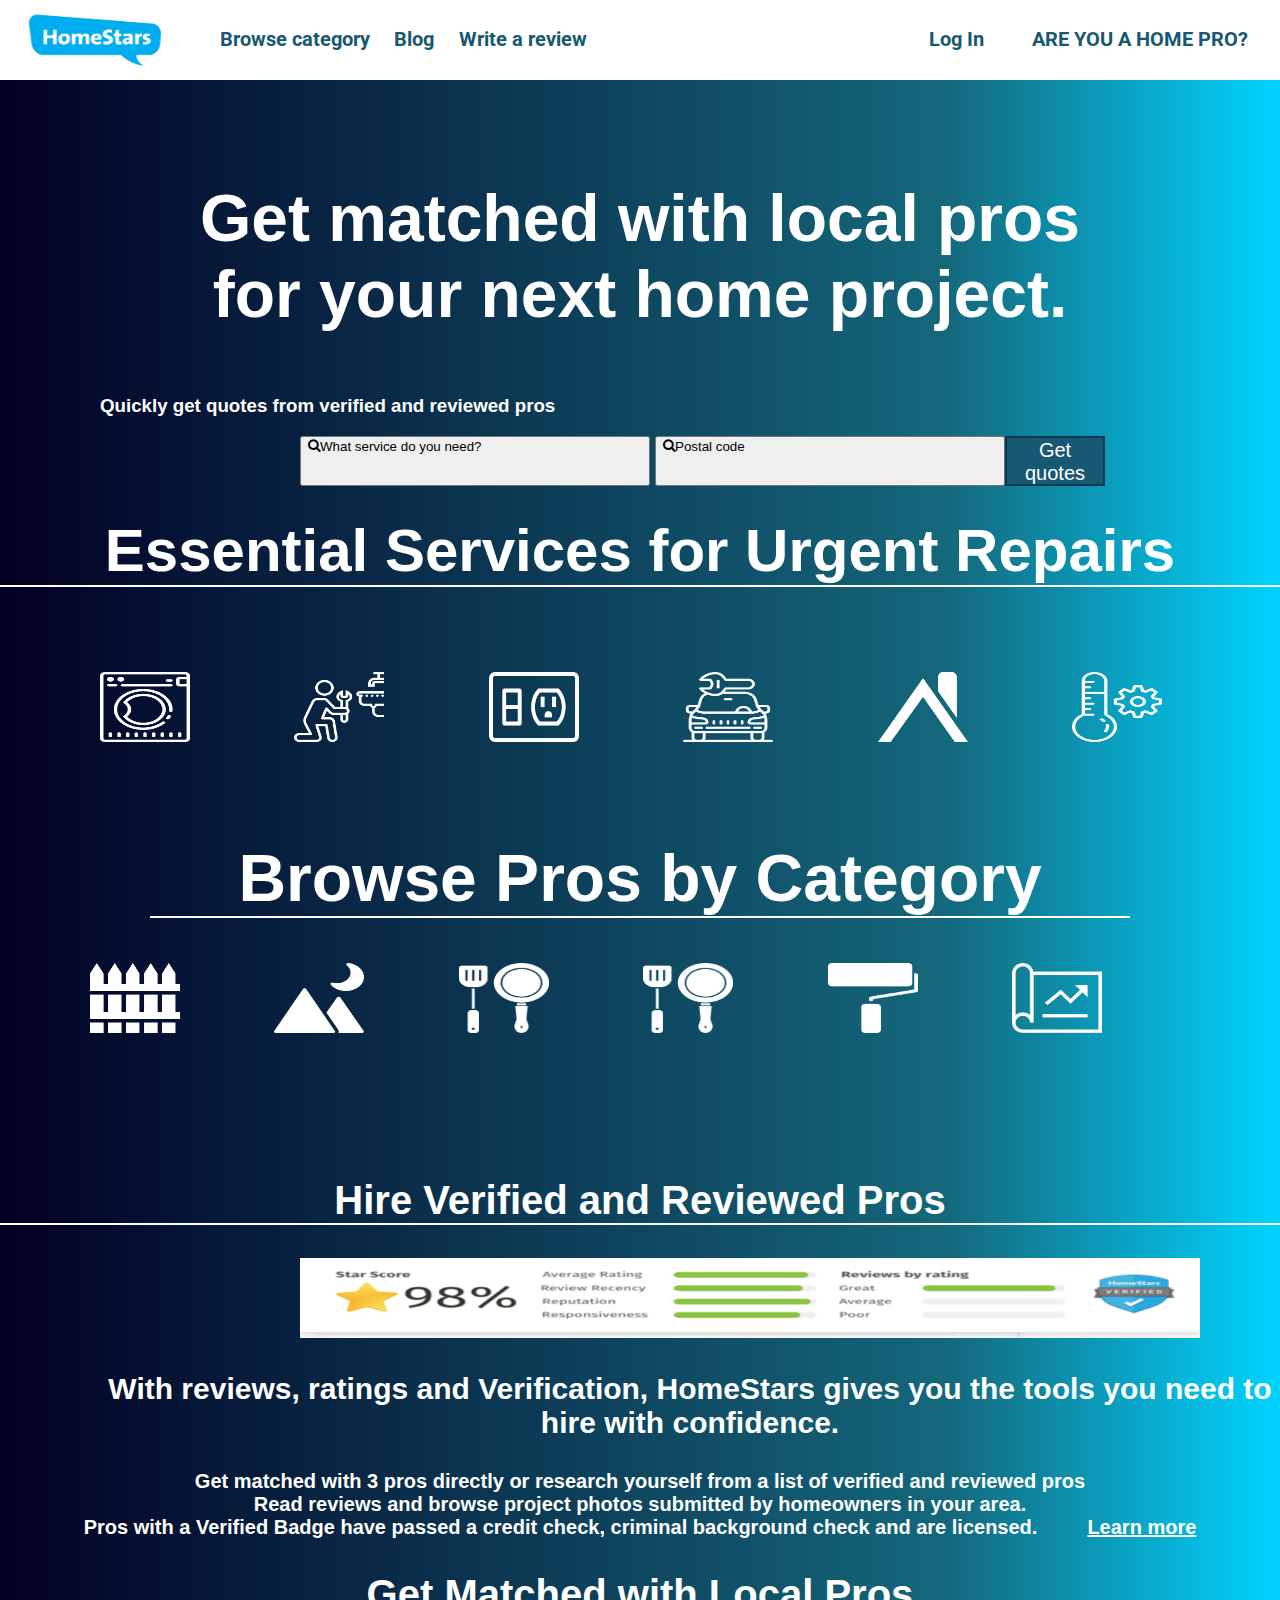
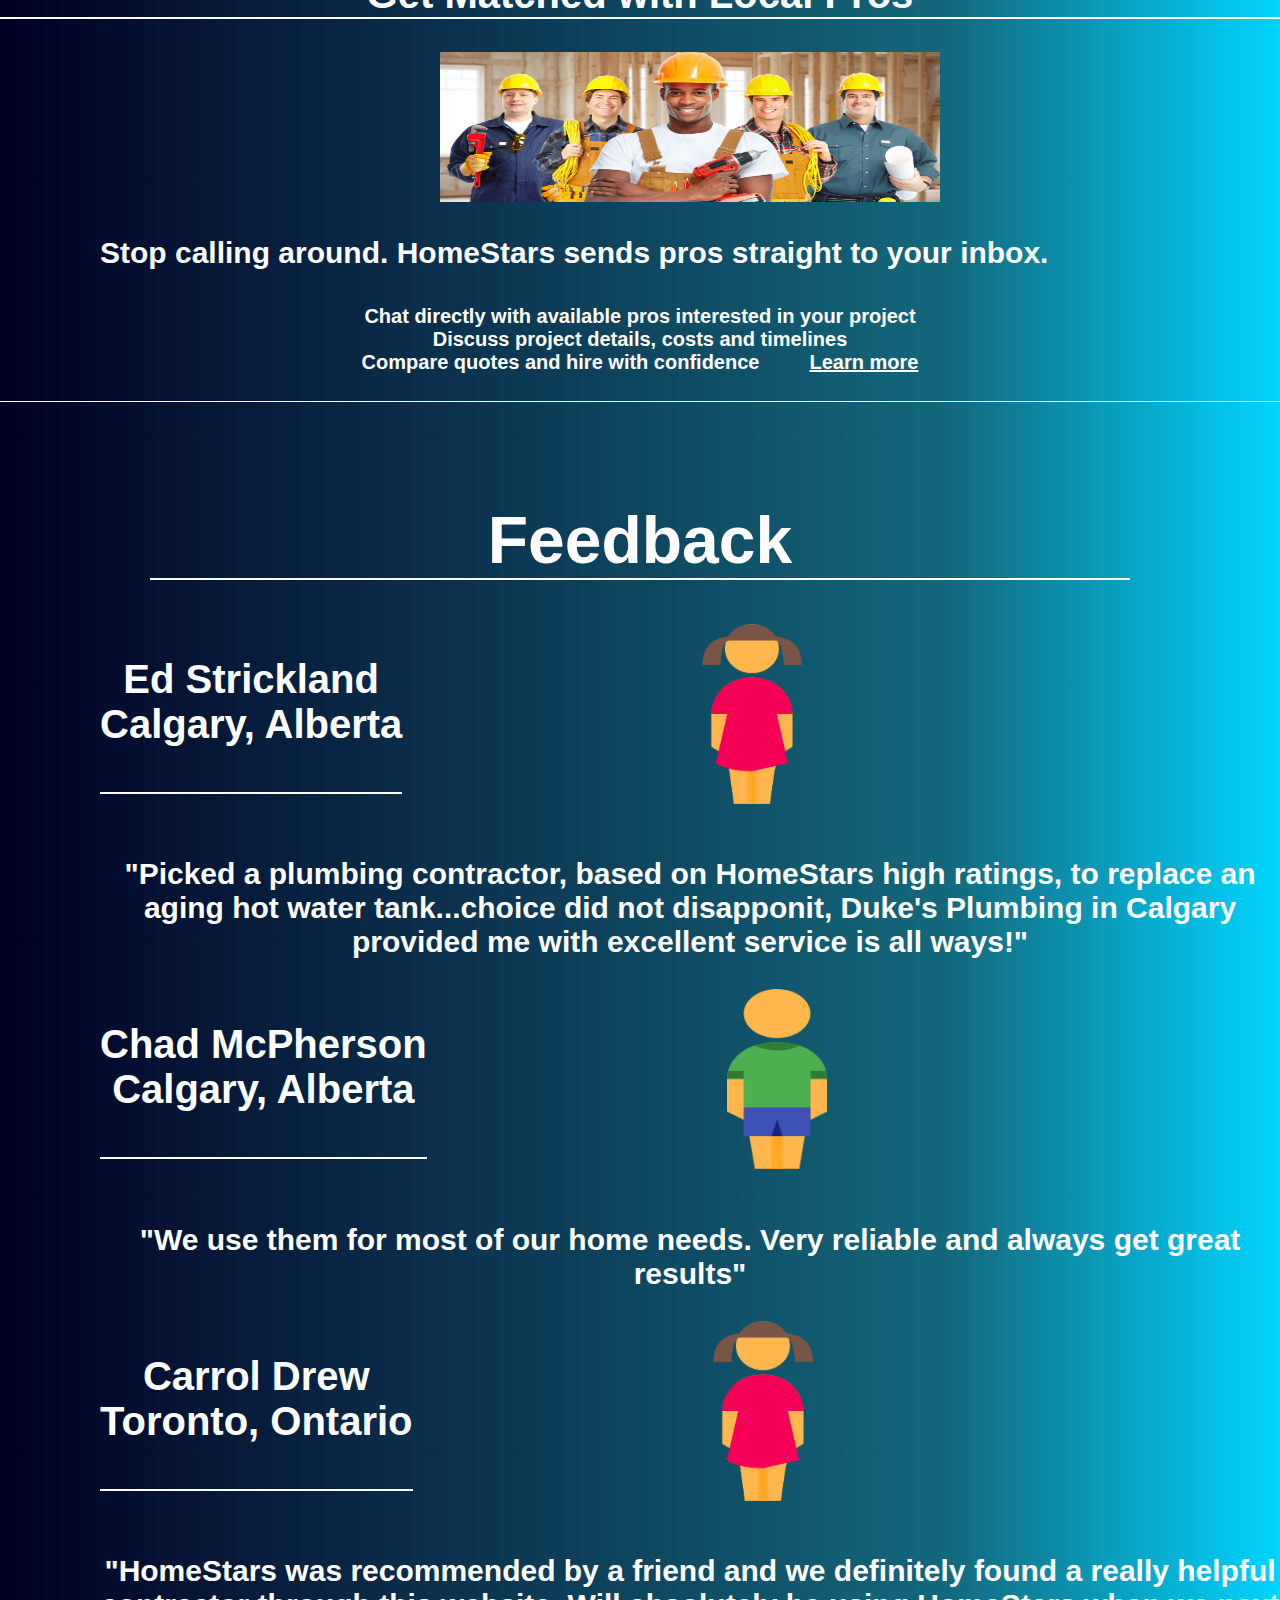
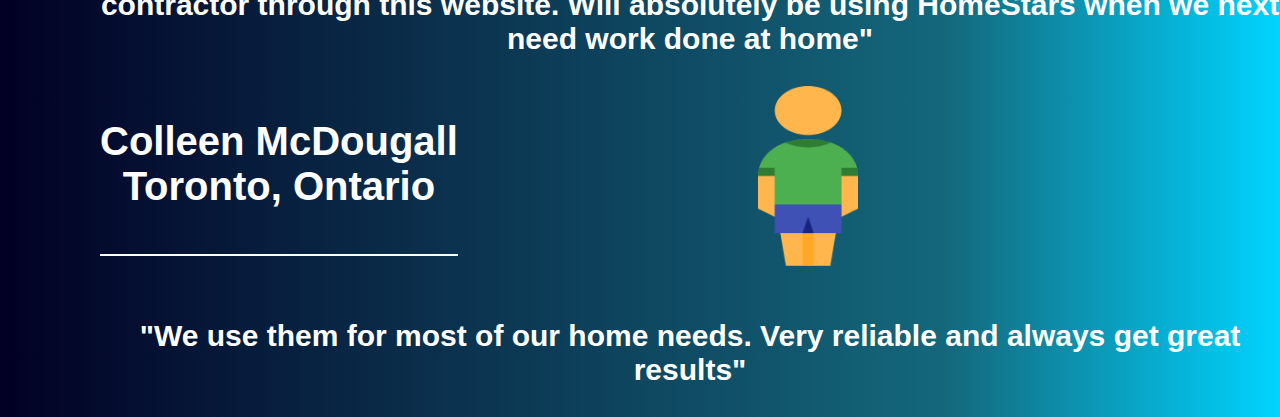
<file: Screens/Index.html>
<!DOCTYPE html>
<html>
    <head>
        <meta charset="UTF-8">
        <link rel="stylesheet" href="../style.css">
        <title>homepage</title>
        <link rel="stylesheet" href="https://cdnjs.cloudflare.com/ajax/libs/font-awesome/4.7.0/css/font-awesome.min.css">
    </head>
    <body>
        <div>
            <nav class="navi">
            <img src="../lo.jpeg">
            <ul class="left">
                <li><a href="browse.html">Browse category</a></li>
                <li><a href="">Blog</a></li>
                <li><a href="review.html">Write a review</a></li>

            </ul>
            <ul class="right">
                <li><a href="../login.html">Log In</a></li>
                <li><a href="signup.html"></a></li>
                <li><a href="">ARE YOU A HOME PRO?</a></li>
            </ul>
            
            </nav>
            <div class="main">
                <h1>Get matched with local pros for 
                    your next home project.</h1>
                    <h3>Quickly get quotes from verified and reviewed pros</h3>
                    <div class="inside">
                        <button class="btno"><i class="fa fa-search"></i> What service do you need?</button>
                        <button class="btnor"><i class="fa fa-search"></i> Postal code</button>
                        <button class="btnorq"> Get quotes</button><br>


                    </div>
                    
                    <div class="white">
                        <br> <br>
                        <h2>Essential Services for Urgent Repairs</h2>
                        <br><br>

                        <img src="../machine.png" alt="Girl in a jacket" width="90" height="70">
                        <img src="../plumber.png" alt="Girl in a jacket" width="90" height="70">
                        <img src="../ele.png" alt="Girl in a jacket" width="90" height="70">
                        <img src="../move.png" alt="Girl in a jacket" width="90" height="70">
                        <img src="../roof.png" alt="Girl in a jacket" width="90" height="70">
                        <img src="../temp.png" alt="Girl in a jacket" width="90" height="70">
                        
                        
                    </div>
                    <div class="names">
                        <br><br><br>
                       
                       
                        <h1>Browse Pros by Category</h1>
                        

                    </div>
                    <div class="dodo">
                        

                        <img src="../decks.png" alt="Girl in a jacket" width="90" height="70">
                        <img src="../landscaping.png" alt="Girl in a jacket" width="90" height="70">
                        <img src="../kitch.png" alt="Girl in a jacket" width="90" height="70">
                        <img src="../kitch.png" alt="Girl in a jacket" width="90" height="70">
                        <img src="../int.png" alt="Girl in a jacket" width="90" height="70">
                        <img src="../pp.png" alt="Girl in a jacket" width="90" height="70">
                    </div><br> <br>
                        
                   <div class="didi">
                    
                    <br><br><br><br>
                    <h2>Hire Verified and Reviewed Pros</h2>
                   <img src="../pix.png" alt="Girl in a jacket" width="900" height="80">
                   <h3>With reviews, ratings and Verification, HomeStars gives you the tools you need to hire with confidence.</h3><br>
                    <h4>
                        Get matched with 3 pros directly or research yourself from a list of verified and reviewed pros<br>
                        Read reviews and browse project photos submitted by homeowners in your area.<br>
                        Pros with a Verified Badge have passed a credit check, criminal background check and are licensed.<a href="" >Learn more</a> </h4>
                        
                        <h2>Get Matched with Local Pros</h2>

                        
                        <div class="mon">
                            <img src="../cc.png" alt="Girl in a jacket" width="500" height="150">

                            <h3>Stop calling around. HomeStars sends pros straight to your inbox.</h3><br>
                            <br><br><br><br>
                            <h4>
                                Chat directly with available pros interested in your project<br>
                                Discuss project details, costs and timelines<br>
                                Compare quotes and hire with confidence<a href="" >Learn more</a> </h4>
                                
                            
        
                           </div>
                           <div class="animated">
                              

                               <h1>Feedback</h1>
                               
                           </div>
                           <div class="bro">
                            <img src="../girl.png" alt="Girl in a jacket" width="100" height="180"><h2>Ed Strickland<br>
                                Calgary, Alberta<br><br><h3>"Picked a plumbing contractor, based on HomeStars high ratings, to replace an aging hot water tank...choice did not disapponit, Duke's Plumbing in Calgary provided me with excellent service is all ways!"</h3></h2><br><br>
                            <img src="../boy.png" alt="Girl in a jacket" width="100" height="180"><h2>Chad McPherson<br>
                                Calgary, Alberta   <br><br><h3>"We use them for most of our home needs. Very reliable and always get great results"</h3></h2><br><br>
                                <img src="../girl.png" alt="Girl in a jacket" width="100" height="180"><h2>Carrol Drew<br>
                                    Toronto, Ontario   <br><br><h3>"HomeStars was recommended by a friend and we definitely found a really helpful contractor through this website. Will absolutely be using HomeStars when we next need work done at home"</h3></h2><br><br>
                                    <img src="../boy.png" alt="Girl in a jacket" width="100" height="180"><h2>Colleen McDougall<br>
                                        Toronto, Ontario  <br><br><h3>"We use them for most of our home needs. Very reliable and always get great results"</h3></h2><br><br>

                           </div>

                                 

                   </div>
                   
                   

                   
                        
            </div>
            
              
            
        </div>
    </body>
</html>
</file>
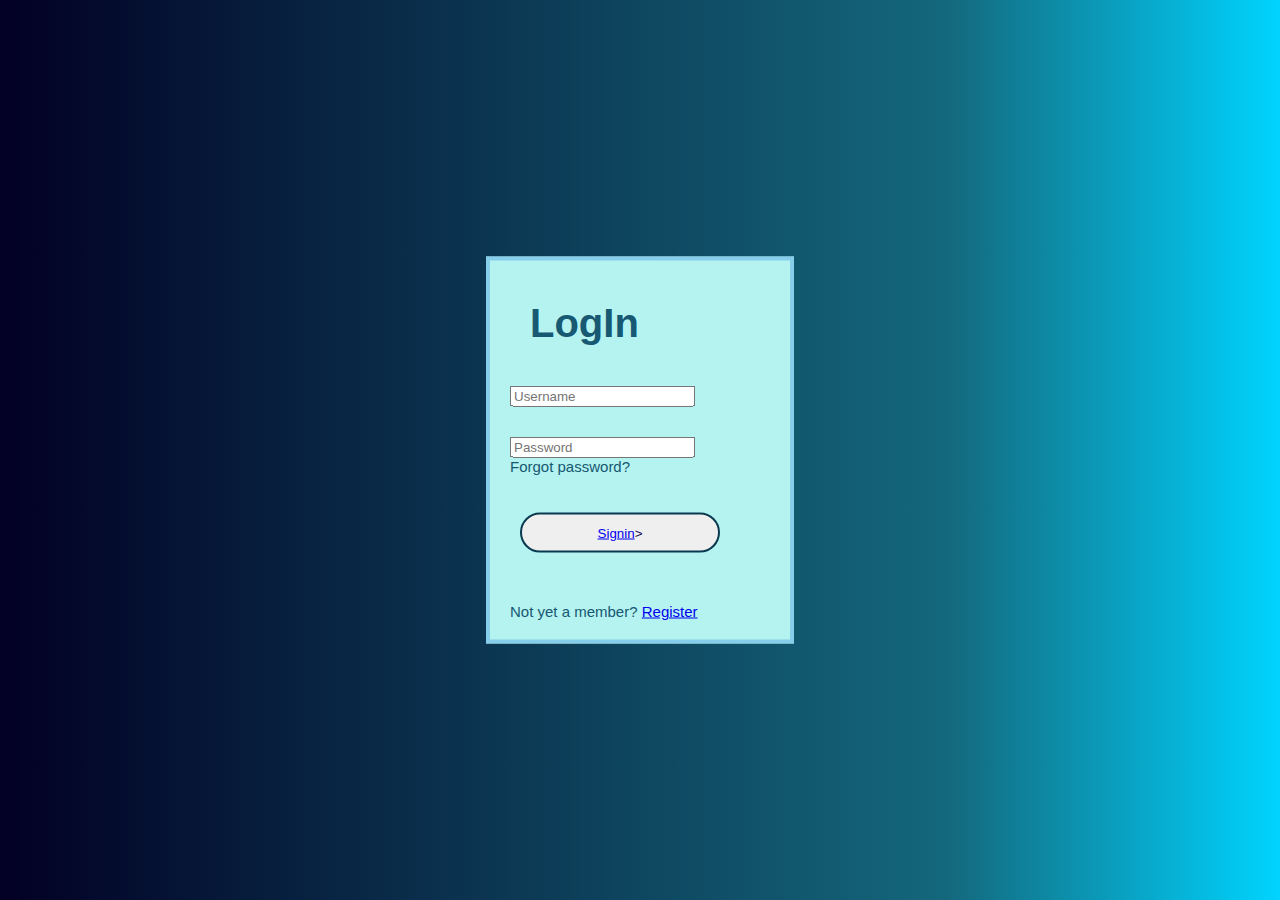
<file: login.html>
<!DOCTYPE html>
<html>
    <head>
        <meta charset="UTF-8">
        <link rel="stylesheet" href="style.css">
        <title>Log in</title>
    </head>
    <body>
      <div class="login-box">
        <h1>LogIn</h1>
        <div class="text-box">
            <input type="text"  placeholder="Username" name="" value="">

        </div>
        <div class="pass-box">
            <input type="password"  placeholder="Password" name="" value="">
            <br>Forgot password?
    
        </div>
       <br>
        <button class="btn"><a href="Screens/Index.html">Signin</a>></button>
        
        <div class="member">
        Not yet a member? <a href="Screens/signup.html" >Register</a>
        </div>
    

      </div>
           


        
    </body>
</html>
</file>
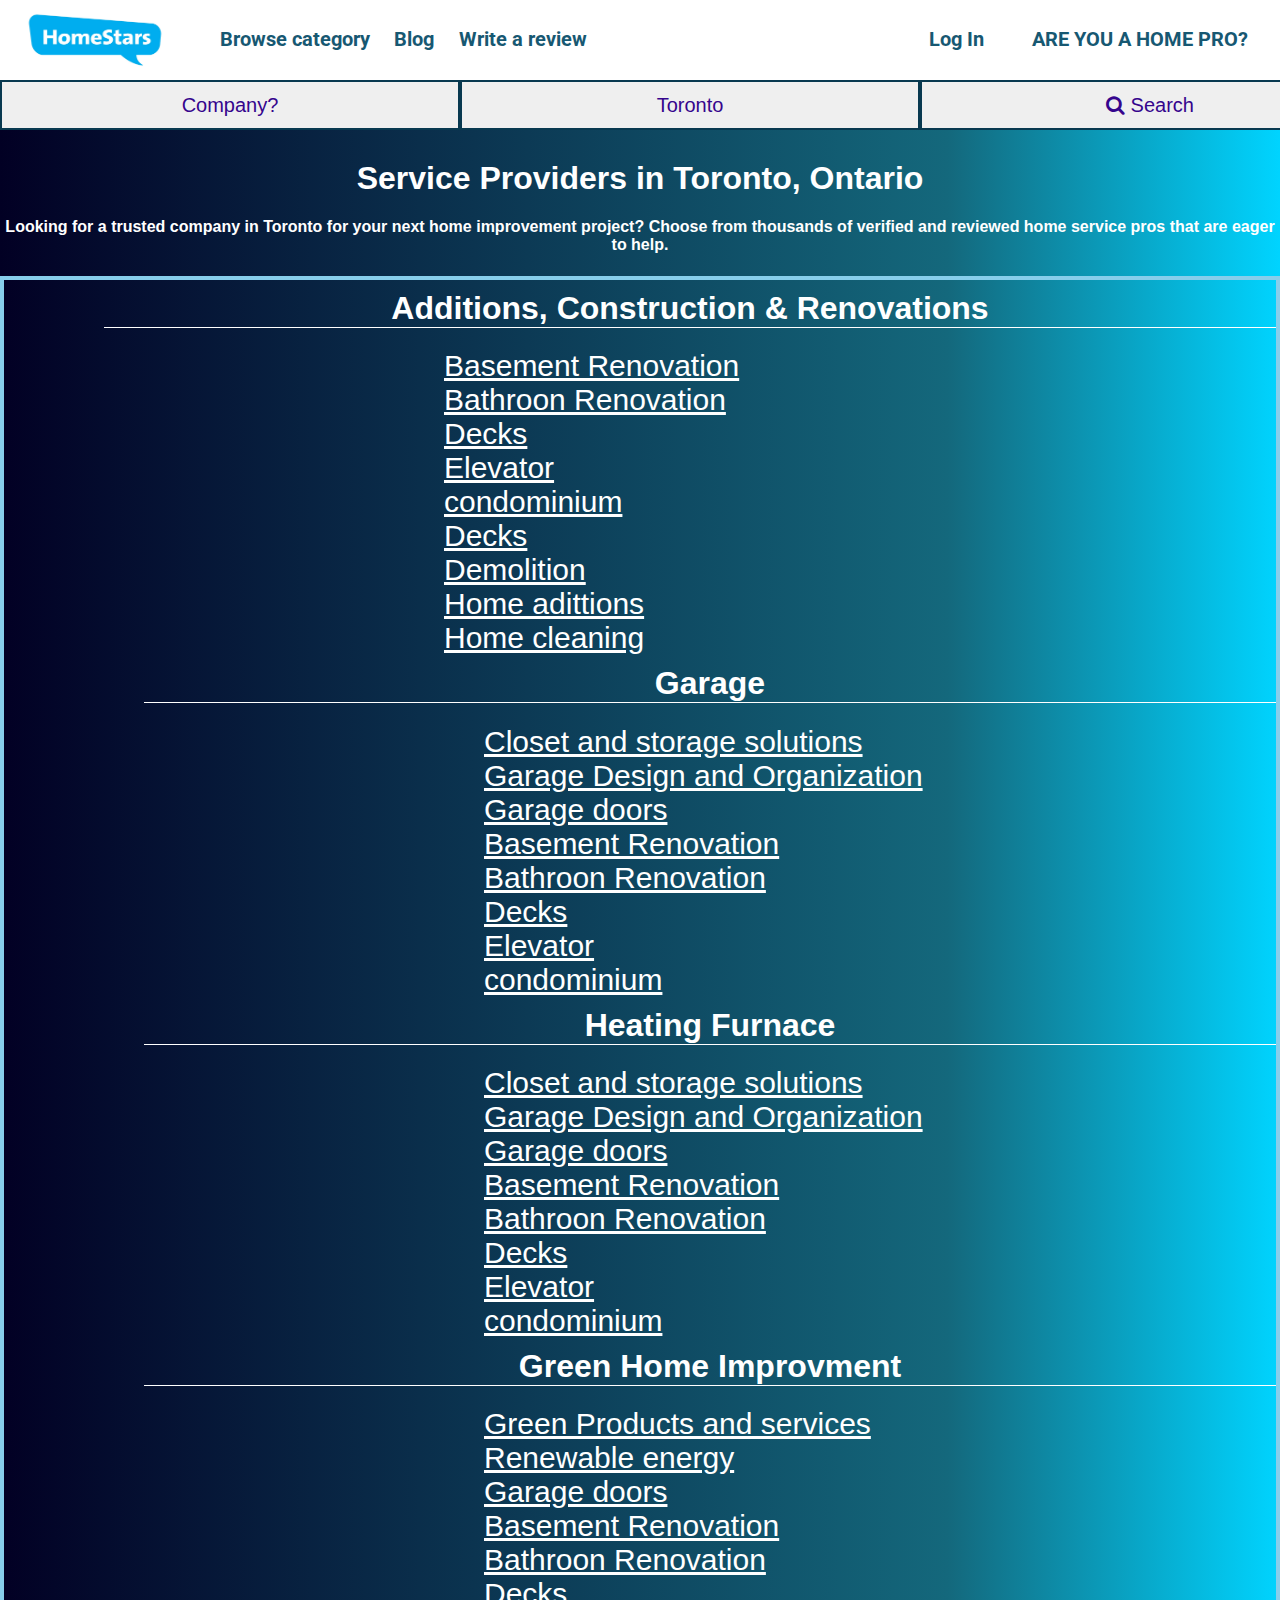
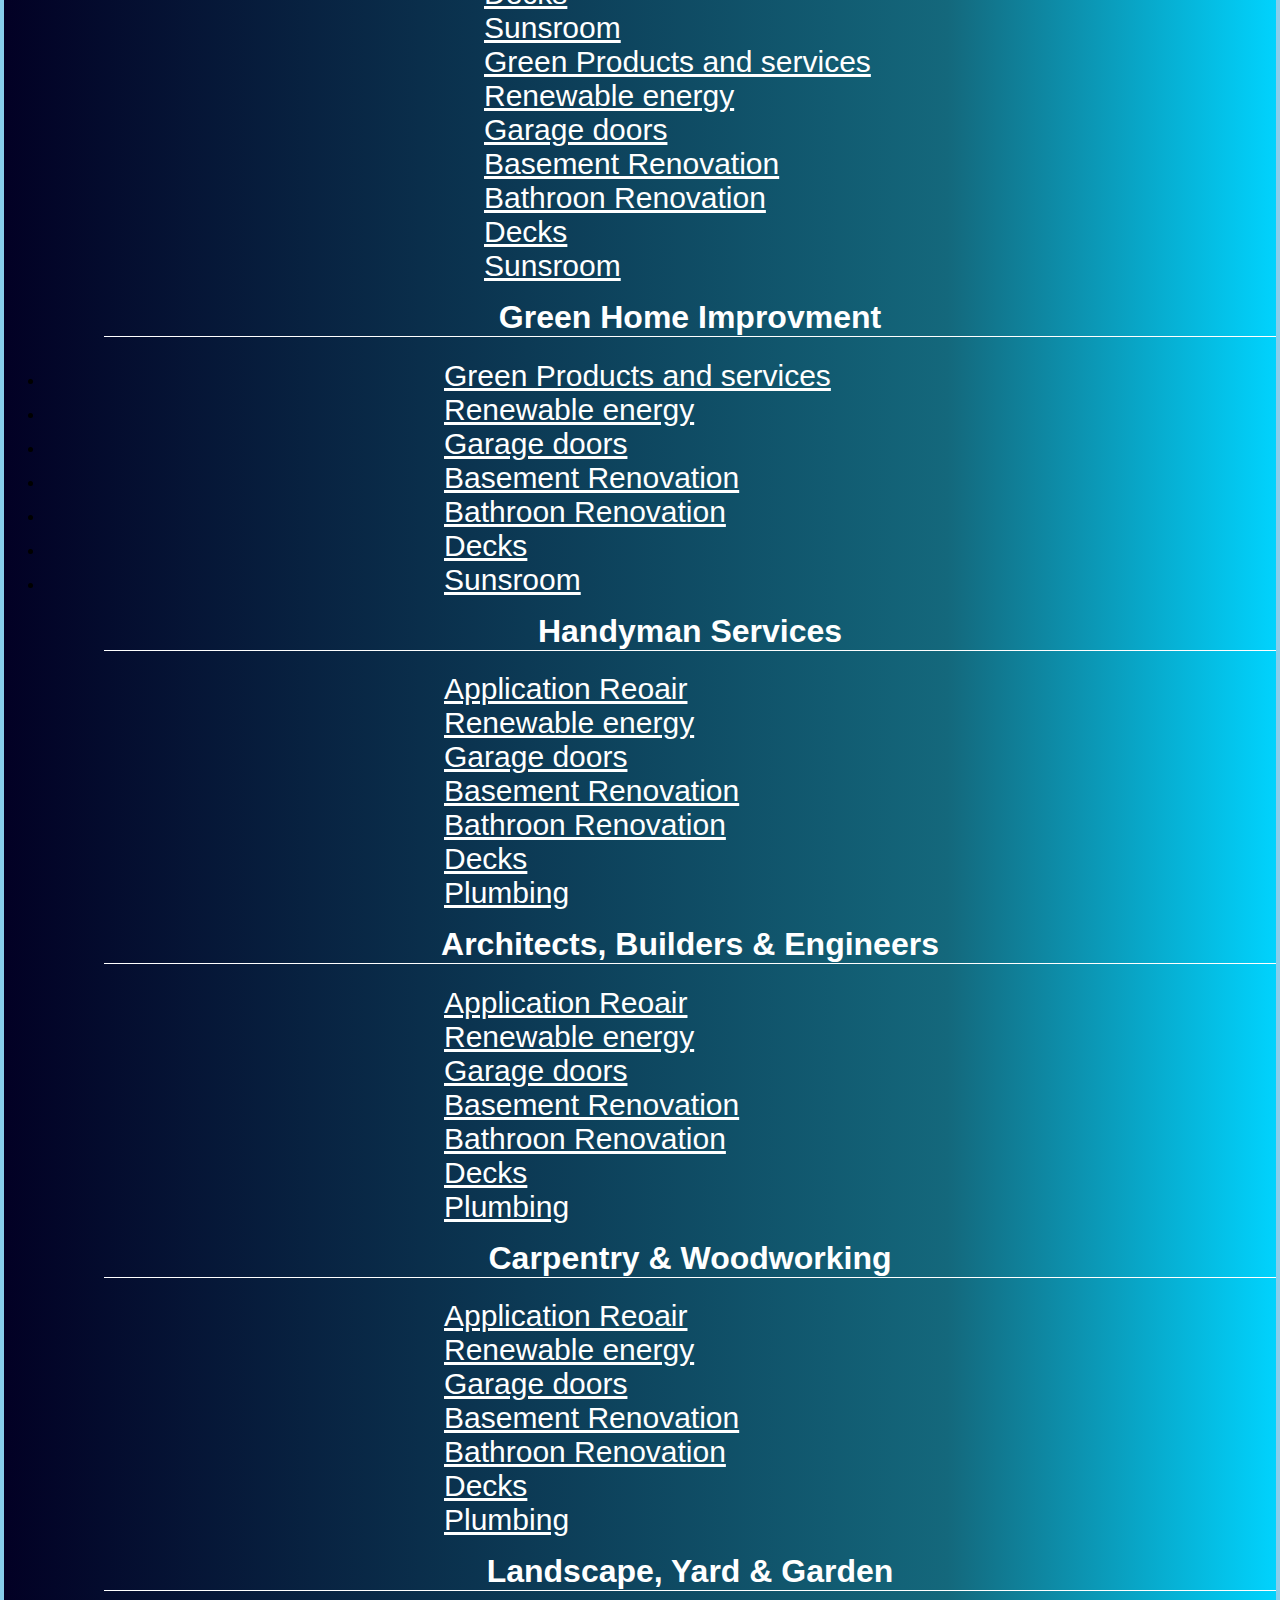
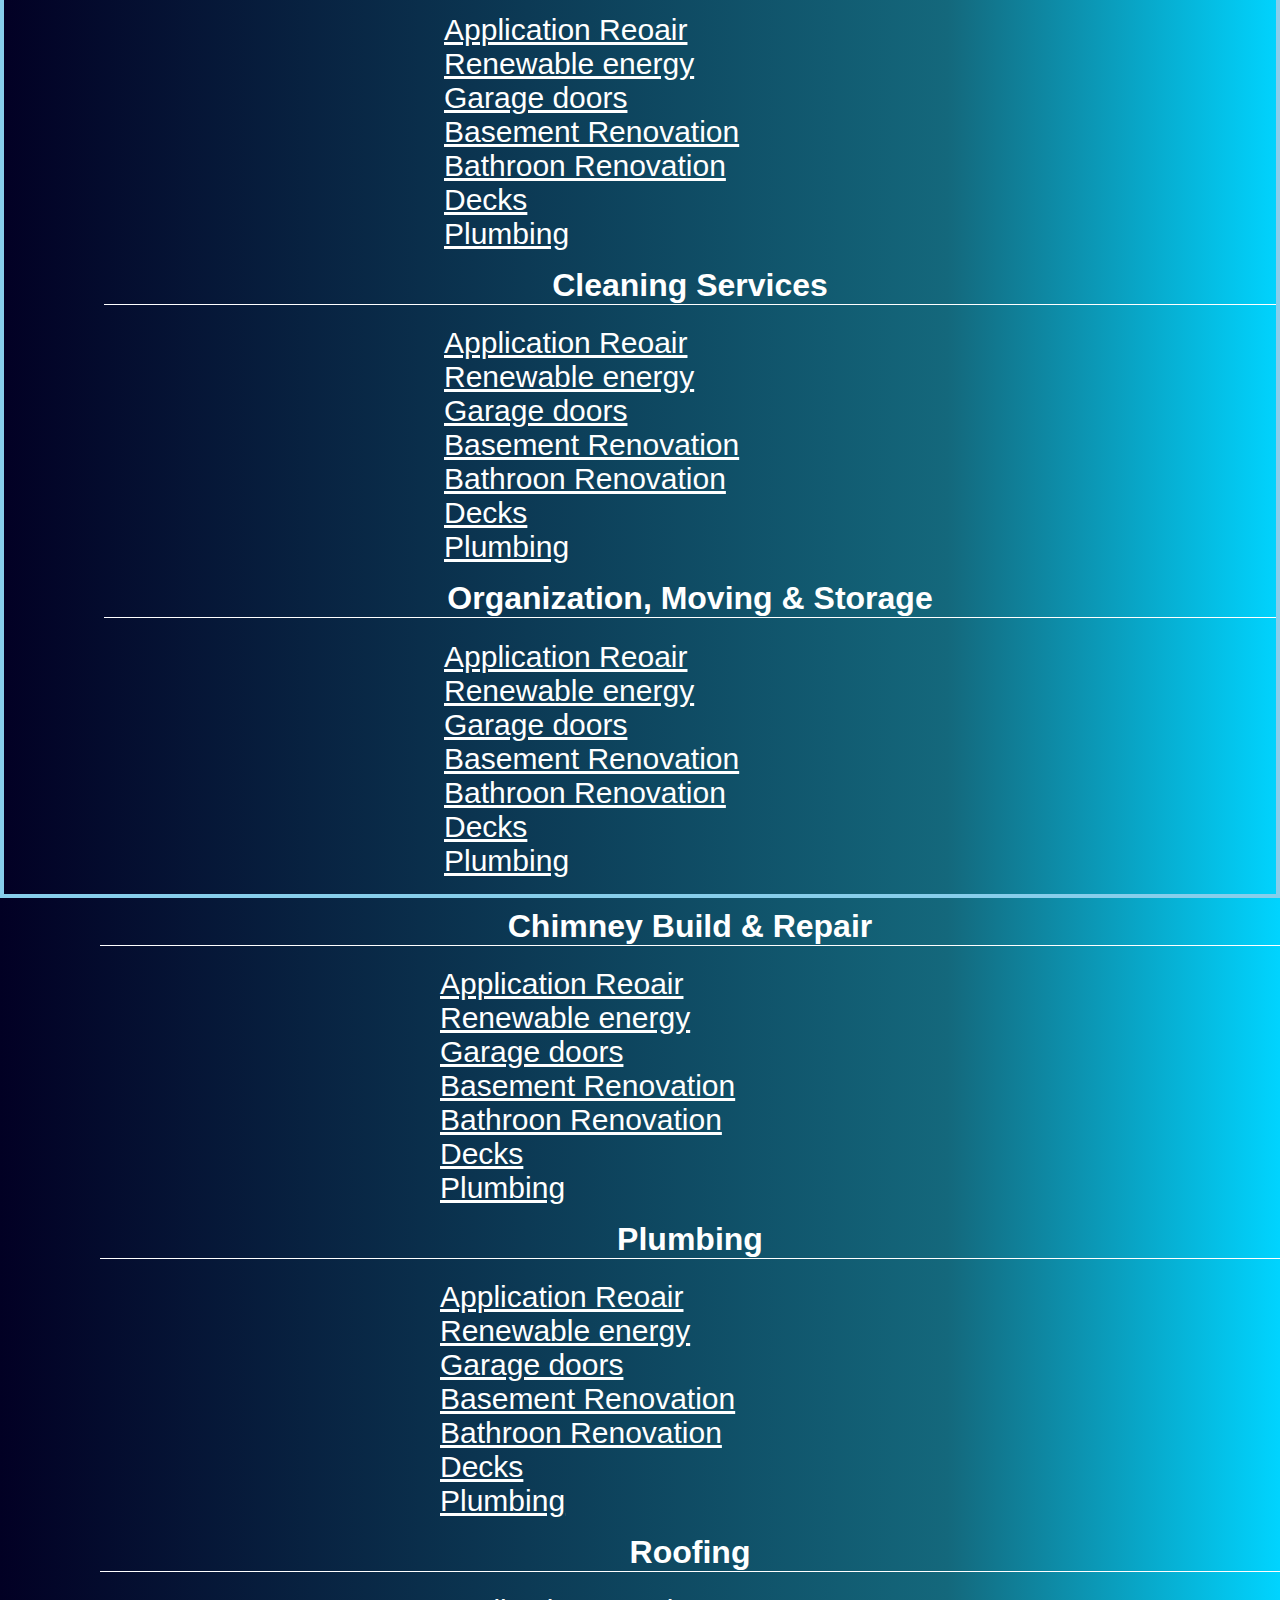
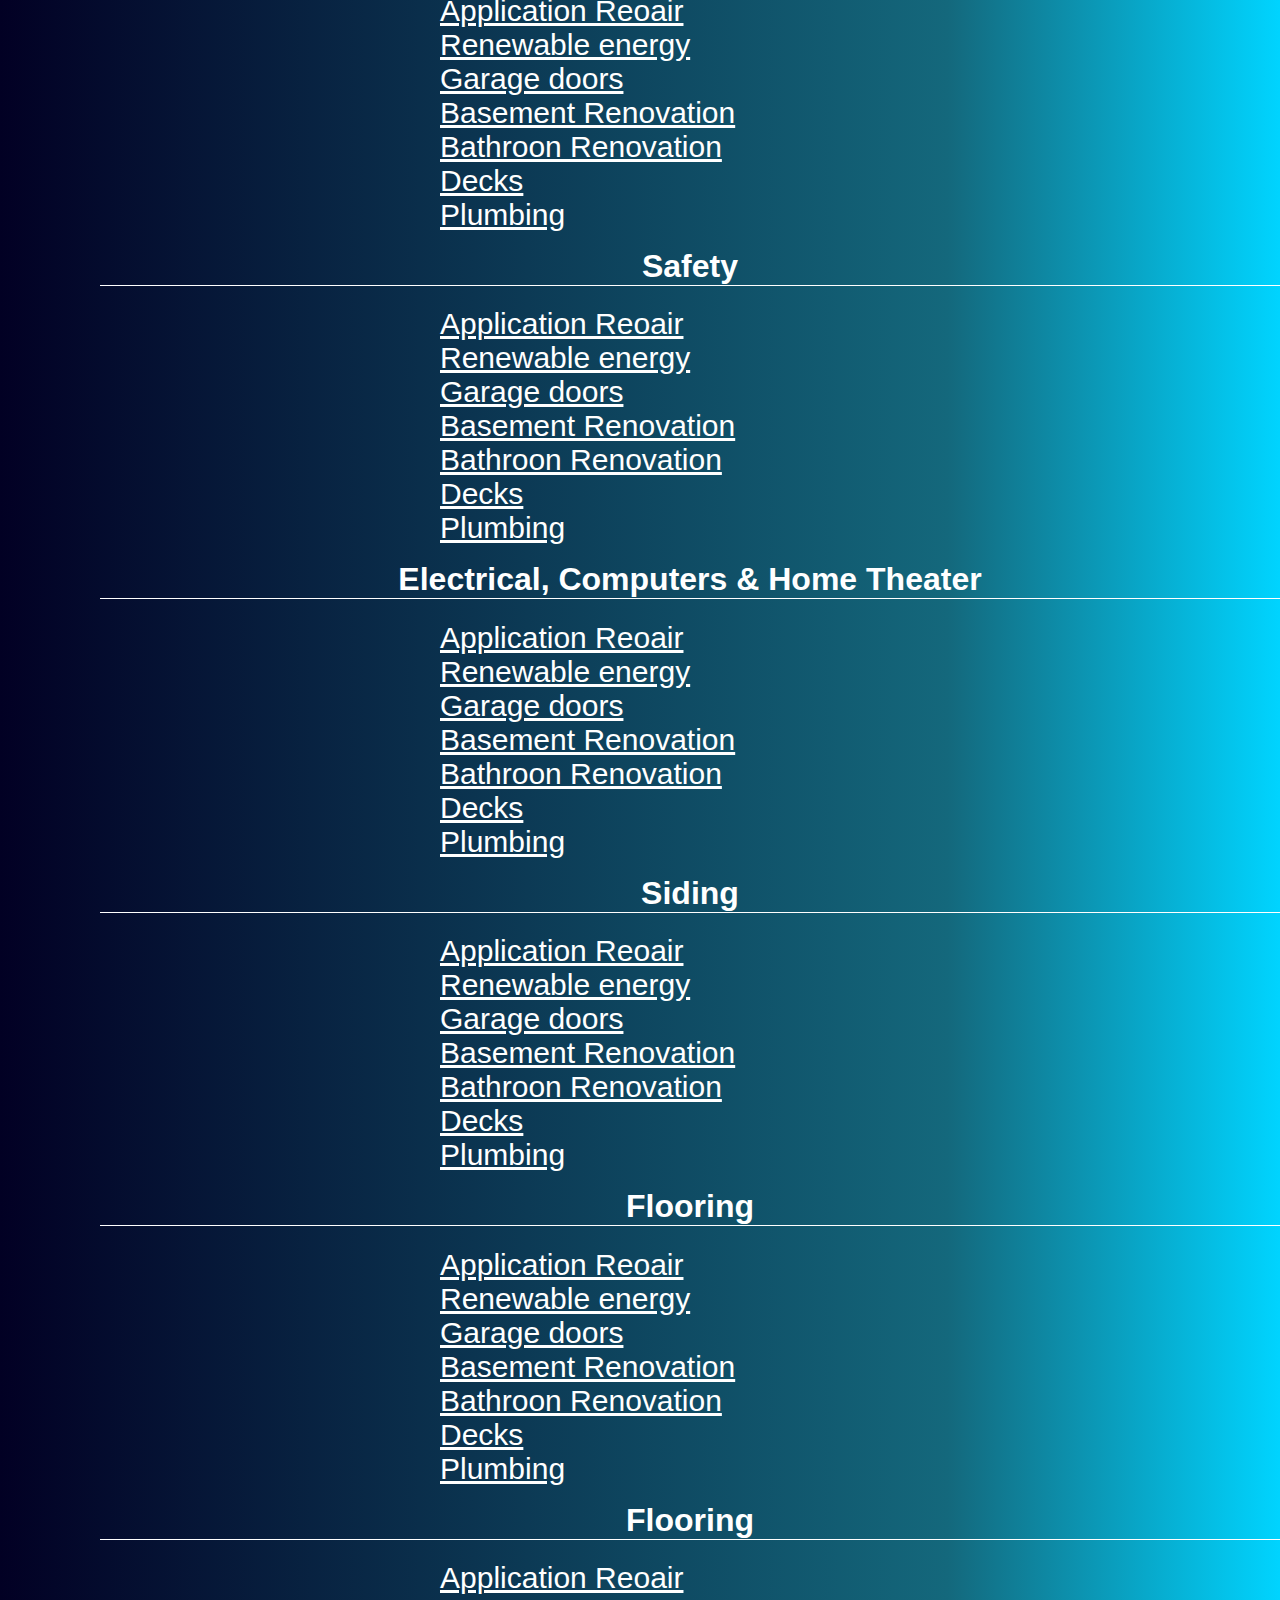
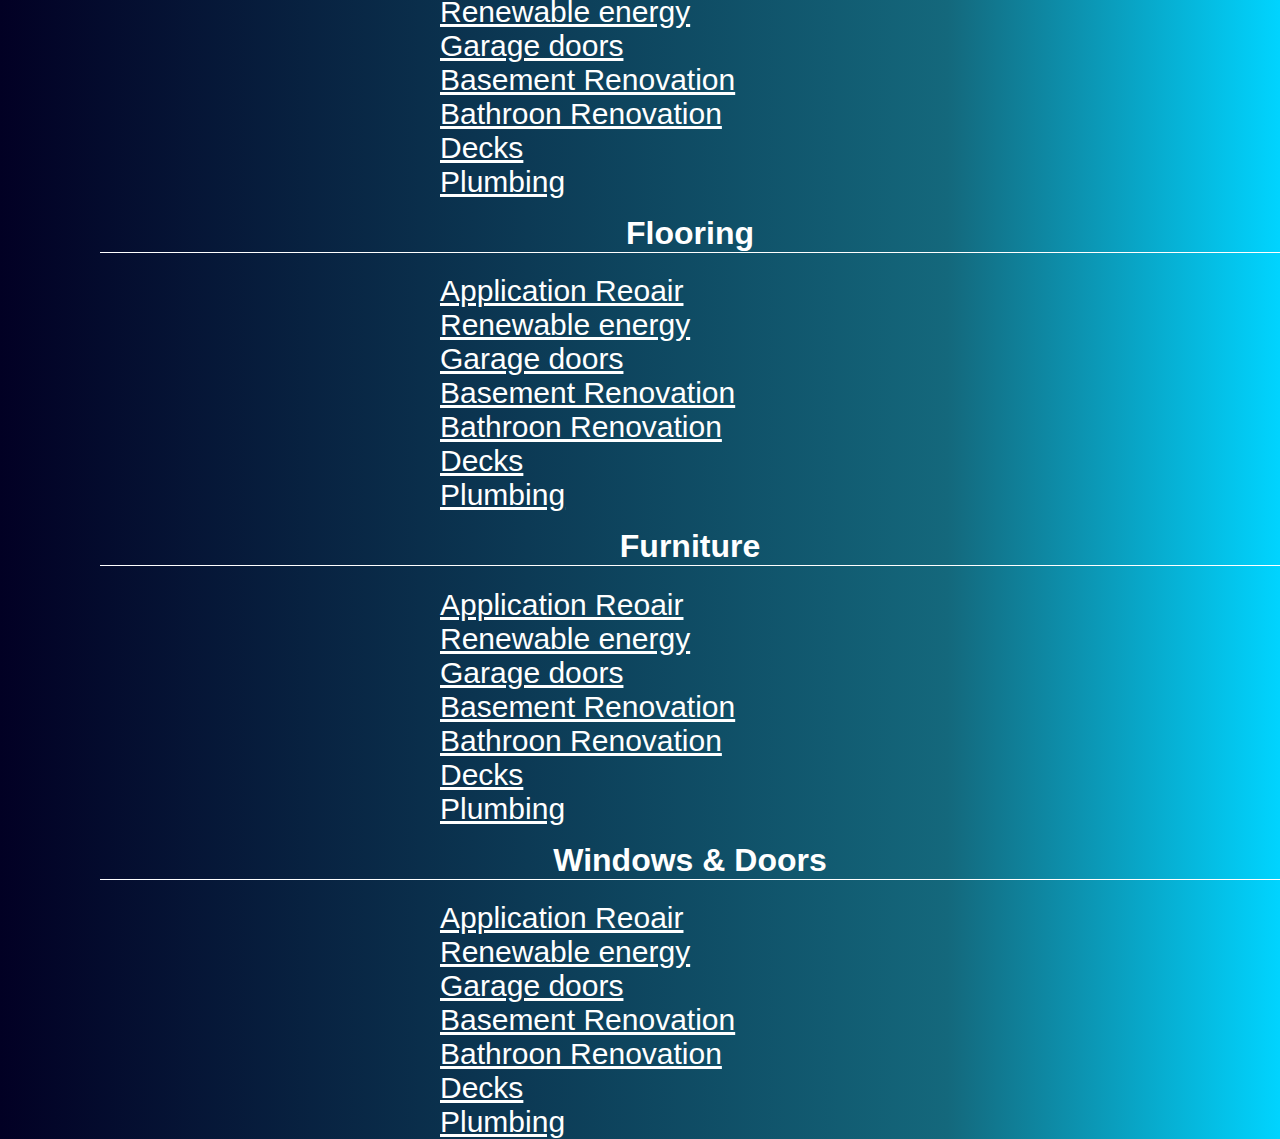
<file: Screens/browse.html>
<!DOCTYPE html>
<html>
    <head>
        <meta charset="UTF-8">
        <link rel="stylesheet" href="../style.css">
        <title>Browse</title>
        
        <link rel="stylesheet" href="https://cdnjs.cloudflare.com/ajax/libs/font-awesome/4.7.0/css/font-awesome.min.css">
    </head>
    <body>
       <div class="kuch">
        
           
        <nav class="navi">
            <img src="../lo.jpeg">
            <ul class="left">
                <li><a href="browse.html">Browse category</a></li>
                <li><a href="">Blog</a></li>
                <li><a href="review.html">Write a review</a></li>

            </ul>
            <ul class="right">
                <li><a href="../login.html">Log In</a></li>
                <li><a href="signup.html"></a></li>
                <li><a href="">ARE YOU A HOME PRO?</a></li>
            </ul>
            
            </nav>
            <div class="inside">
                <button class="btnoh"><i class=""></i> Company?</button>
                <button class="btnoh"><i class=""></i> Toronto</button>
                <button class="btnoh"><i class="fa fa-search"></i> Search</button>
                <br><br>
                

            </div>
            <h1>Service Providers in Toronto, Ontario </h1>
        <h4>Looking for a trusted company in Toronto for your next home improvement project? Choose from thousands of verified and reviewed home service pros that are eager to help. </h4>
        <div class="box">
            <div class="k">
                <h1>Additions, Construction & Renovations</h1>

                <ul style="list-style-type:none;">
                    <li><a href="">Basement Renovation</a></li>
                    <li><a href="">Bathroon Renovation</a></li>
                    <li> <a href="">Decks</a></li>
                    <li><a href="">Elevator</a></li>
                    <li><a href="">condominium</a></li>
                    <li> <a href="">Decks</a></li>
                    <li> <a href="">Demolition</a></li>
                    <li> <a href="">Home adittions</a></li>
                    <li> <a href="">Home cleaning</a></li>
                    <div class="kk">
                <h1>Garage</h1>

                <ul style="list-style-type:none;">
                    <li><a href="">Closet and storage solutions</a></li>
                    <li><a href="">Garage Design and Organization</a></li>
                    <li><a href="">Garage doors</a></li>
                    <li><a href="">Basement Renovation</a></li>
                    <li><a href="">Bathroon Renovation</a></li>
                    <li> <a href="">Decks</a></li>
                    <li><a href="">Elevator</a></li>
                    <li><a href="">condominium</a></li>
                   
                  </ul>
            </div>
               
            <div class="kk">
                <h1>Heating Furnace</h1>

                <ul style="list-style-type:none;">
                    <li><a href="">Closet and storage solutions</a></li>
                    <li><a href="">Garage Design and Organization</a></li>
                    <li><a href="">Garage doors</a></li>
                    <li><a href="">Basement Renovation</a></li>
                    <li><a href="">Bathroon Renovation</a></li>
                    <li> <a href="">Decks</a></li>
                    <li><a href="">Elevator</a></li>
                    <li><a href="">condominium</a></li>
                   
                  </ul>
            </div>
            <div class="kk">
                <h1>Green Home Improvment</h1>

                <ul style="list-style-type:none;">
                    <li><a href="">Green Products and services</a></li>
                    <li><a href="">Renewable energy</a></li>
                    <li><a href="">Garage doors</a></li>
                    <li><a href="">Basement Renovation</a></li>
                    <li><a href="">Bathroon Renovation</a></li>
                    <li> <a href="">Decks</a></li>
                    <li> <a href="">Sunsroom</a></li>
                    
                    
                   
                  </ul>
            </div>
              <ul style="list-style-type:none;">
                    <li><a href="">Green Products and services</a></li>
                    <li><a href="">Renewable energy</a></li>
                    <li><a href="">Garage doors</a></li>
                    <li><a href="">Basement Renovation</a></li>
                    <li><a href="">Bathroon Renovation</a></li>
                    <li> <a href="">Decks</a></li>
                    <li> <a href="">Sunsroom</a></li>
                    
                    
                   
                  </ul>
            </div>
            <div class="kk">
                <h1>Green Home Improvment</h1>

                <ul>
                    <li><a href="">Green Products and services</a></li>
                    <li><a href="">Renewable energy</a></li>
                    <li><a href="">Garage doors</a></li>
                    <li><a href="">Basement Renovation</a></li>
                    <li><a href="">Bathroon Renovation</a></li>
                    <li> <a href="">Decks</a></li>
                    <li> <a href="">Sunsroom</a></li>
                    
                    
                   
                  </ul>
            </div>
            <div class="kk">
                <h1>Handyman Services</h1>

                <ul style="list-style-type:none;">
                    <li><a href="">Application Reoair</a></li>
                    <li><a href="">Renewable energy</a></li>
                    <li><a href="">Garage doors</a></li>
                    <li><a href="">Basement Renovation</a></li>
                    <li><a href="">Bathroon Renovation</a></li>
                    <li> <a href="">Decks</a></li>
                    <li> <a href="">Plumbing</a></li>
                    
                    
                   
                  </ul>
            </div>
            <div class="kk">
                <h1>Architects, Builders & Engineers</h1>

                <ul style="list-style-type:none;">
                    <li><a href="">Application Reoair</a></li>
                    <li><a href="">Renewable energy</a></li>
                    <li><a href="">Garage doors</a></li>
                    <li><a href="">Basement Renovation</a></li>
                    <li><a href="">Bathroon Renovation</a></li>
                    <li> <a href="">Decks</a></li>
                    <li> <a href="">Plumbing</a></li>
                    
                    
                   
                  </ul>
            </div>
            <div class="kk">
                <h1>Carpentry & Woodworking</h1>

                <ul style="list-style-type:none;">
                    <li><a href="">Application Reoair</a></li>
                    <li><a href="">Renewable energy</a></li>
                    <li><a href="">Garage doors</a></li>
                    <li><a href="">Basement Renovation</a></li>
                    <li><a href="">Bathroon Renovation</a></li>
                    <li> <a href="">Decks</a></li>
                    <li> <a href="">Plumbing</a></li>
                    
                    
                   
                  </ul>
            </div>
            <div class="kk">
                <h1>Landscape, Yard & Garden</h1>

                <ul style="list-style-type:none;">
                    <li><a href="">Application Reoair</a></li>
                    <li><a href="">Renewable energy</a></li>
                    <li><a href="">Garage doors</a></li>
                    <li><a href="">Basement Renovation</a></li>
                    <li><a href="">Bathroon Renovation</a></li>
                    <li> <a href="">Decks</a></li>
                    <li> <a href="">Plumbing</a></li>
                    
                    
                   
                  </ul>
            </div>
            <div class="kk">
                <h1>Cleaning Services</h1>

                <ul style="list-style-type:none;">
                    <li><a href="">Application Reoair</a></li>
                    <li><a href="">Renewable energy</a></li>
                    <li><a href="">Garage doors</a></li>
                    <li><a href="">Basement Renovation</a></li>
                    <li><a href="">Bathroon Renovation</a></li>
                    <li> <a href="">Decks</a></li>
                    <li> <a href="">Plumbing</a></li>
                    
                    
                   
                  </ul>
            </div>
            <div class="kk">
                <h1>Organization, Moving & Storage</h1>

                <ul style="list-style-type:none;">
                    <li><a href="">Application Reoair</a></li>
                    <li><a href="">Renewable energy</a></li>
                    <li><a href="">Garage doors</a></li>
                    <li><a href="">Basement Renovation</a></li>
                    <li><a href="">Bathroon Renovation</a></li>
                    <li> <a href="">Decks</a></li>
                    <li> <a href="">Plumbing</a></li>
                    
                    
                   
                  </ul>
            </div>
        </div>
        <div class="kk">
            <h1>Chimney Build & Repair</h1>

            <ul style="list-style-type:none;">
                <li><a href="">Application Reoair</a></li>
                <li><a href="">Renewable energy</a></li>
                <li><a href="">Garage doors</a></li>
                <li><a href="">Basement Renovation</a></li>
                <li><a href="">Bathroon Renovation</a></li>
                <li> <a href="">Decks</a></li>
                <li> <a href="">Plumbing</a></li>
                
                
               
              </ul>
        </div>
        <div class="kk">
            <h1>Plumbing</h1>

            <ul style="list-style-type:none;">
                <li><a href="">Application Reoair</a></li>
                <li><a href="">Renewable energy</a></li>
                <li><a href="">Garage doors</a></li>
                <li><a href="">Basement Renovation</a></li>
                <li><a href="">Bathroon Renovation</a></li>
                <li> <a href="">Decks</a></li>
                <li> <a href="">Plumbing</a></li>
                
                
               
              </ul>
        </div>
        <div class="kk">
            <h1>Roofing</h1>

            <ul style="list-style-type:none;">
                <li><a href="">Application Reoair</a></li>
                <li><a href="">Renewable energy</a></li>
                <li><a href="">Garage doors</a></li>
                <li><a href="">Basement Renovation</a></li>
                <li><a href="">Bathroon Renovation</a></li>
                <li> <a href="">Decks</a></li>
                <li> <a href="">Plumbing</a></li>
                
                
               
              </ul>
        </div>
        <div class="kk">
            <h1>Safety</h1>

            <ul style="list-style-type:none;">
                <li><a href="">Application Reoair</a></li>
                <li><a href="">Renewable energy</a></li>
                <li><a href="">Garage doors</a></li>
                <li><a href="">Basement Renovation</a></li>
                <li><a href="">Bathroon Renovation</a></li>
                <li> <a href="">Decks</a></li>
                <li> <a href="">Plumbing</a></li>
                
                
               
              </ul>
        </div>
        <div class="kk">
            <h1>Electrical, Computers & Home Theater</h1>

            <ul style="list-style-type:none;">
                <li><a href="">Application Reoair</a></li>
                <li><a href="">Renewable energy</a></li>
                <li><a href="">Garage doors</a></li>
                <li><a href="">Basement Renovation</a></li>
                <li><a href="">Bathroon Renovation</a></li>
                <li> <a href="">Decks</a></li>
                <li> <a href="">Plumbing</a></li>
                
                
               
              </ul>
        </div>
        <div class="kk">
            <h1>Siding</h1>

            <ul style="list-style-type:none;">
                <li><a href="">Application Reoair</a></li>
                <li><a href="">Renewable energy</a></li>
                <li><a href="">Garage doors</a></li>
                <li><a href="">Basement Renovation</a></li>
                <li><a href="">Bathroon Renovation</a></li>
                <li> <a href="">Decks</a></li>
                <li> <a href="">Plumbing</a></li>
                
                
               
              </ul>
        </div>
        <div class="kk">
            <h1>Flooring</h1>

            <ul style="list-style-type:none;">
                <li><a href="">Application Reoair</a></li>
                <li><a href="">Renewable energy</a></li>
                <li><a href="">Garage doors</a></li>
                <li><a href="">Basement Renovation</a></li>
                <li><a href="">Bathroon Renovation</a></li>
                <li> <a href="">Decks</a></li>
                <li> <a href="">Plumbing</a></li>
                
                
               
              </ul>
        </div>
        <div class="kk">
            <h1>Flooring</h1>

            <ul style="list-style-type:none;">
                <li><a href="">Application Reoair</a></li>
                <li><a href="">Renewable energy</a></li>
                <li><a href="">Garage doors</a></li>
                <li><a href="">Basement Renovation</a></li>
                <li><a href="">Bathroon Renovation</a></li>
                <li> <a href="">Decks</a></li>
                <li> <a href="">Plumbing</a></li>
                
                
               
              </ul>
        </div>
        <div class="kk">
            <h1>Flooring</h1>

            <ul style="list-style-type:none;">
                <li><a href="">Application Reoair</a></li>
                <li><a href="">Renewable energy</a></li>
                <li><a href="">Garage doors</a></li>
                <li><a href="">Basement Renovation</a></li>
                <li><a href="">Bathroon Renovation</a></li>
                <li> <a href="">Decks</a></li>
                <li> <a href="">Plumbing</a></li>
                
                
               
              </ul>
        </div>
        <div class="kk">
            <h1>Furniture</h1>

            <ul style="list-style-type:none;">
                <li><a href="">Application Reoair</a></li>
                <li><a href="">Renewable energy</a></li>
                <li><a href="">Garage doors</a></li>
                <li><a href="">Basement Renovation</a></li>
                <li><a href="">Bathroon Renovation</a></li>
                <li> <a href="">Decks</a></li>
                <li> <a href="">Plumbing</a></li>
                
                
               
              </ul>
        </div>
        <div class="kk">
            <h1>Windows & Doors</h1>

            <ul style="list-style-type:none;">
                <li><a href="">Application Reoair</a></li>
                <li><a href="">Renewable energy</a></li>
                <li><a href="">Garage doors</a></li>
                <li><a href="">Basement Renovation</a></li>
                <li><a href="">Bathroon Renovation</a></li>
                <li> <a href="">Decks</a></li>
                <li> <a href="">Plumbing</a></li>
               
                
                
                
               
              </ul>
        </div>





            


            

        </div>    
            
            </div>
       </div>
        
        
   

    </body>
</html>
</file>
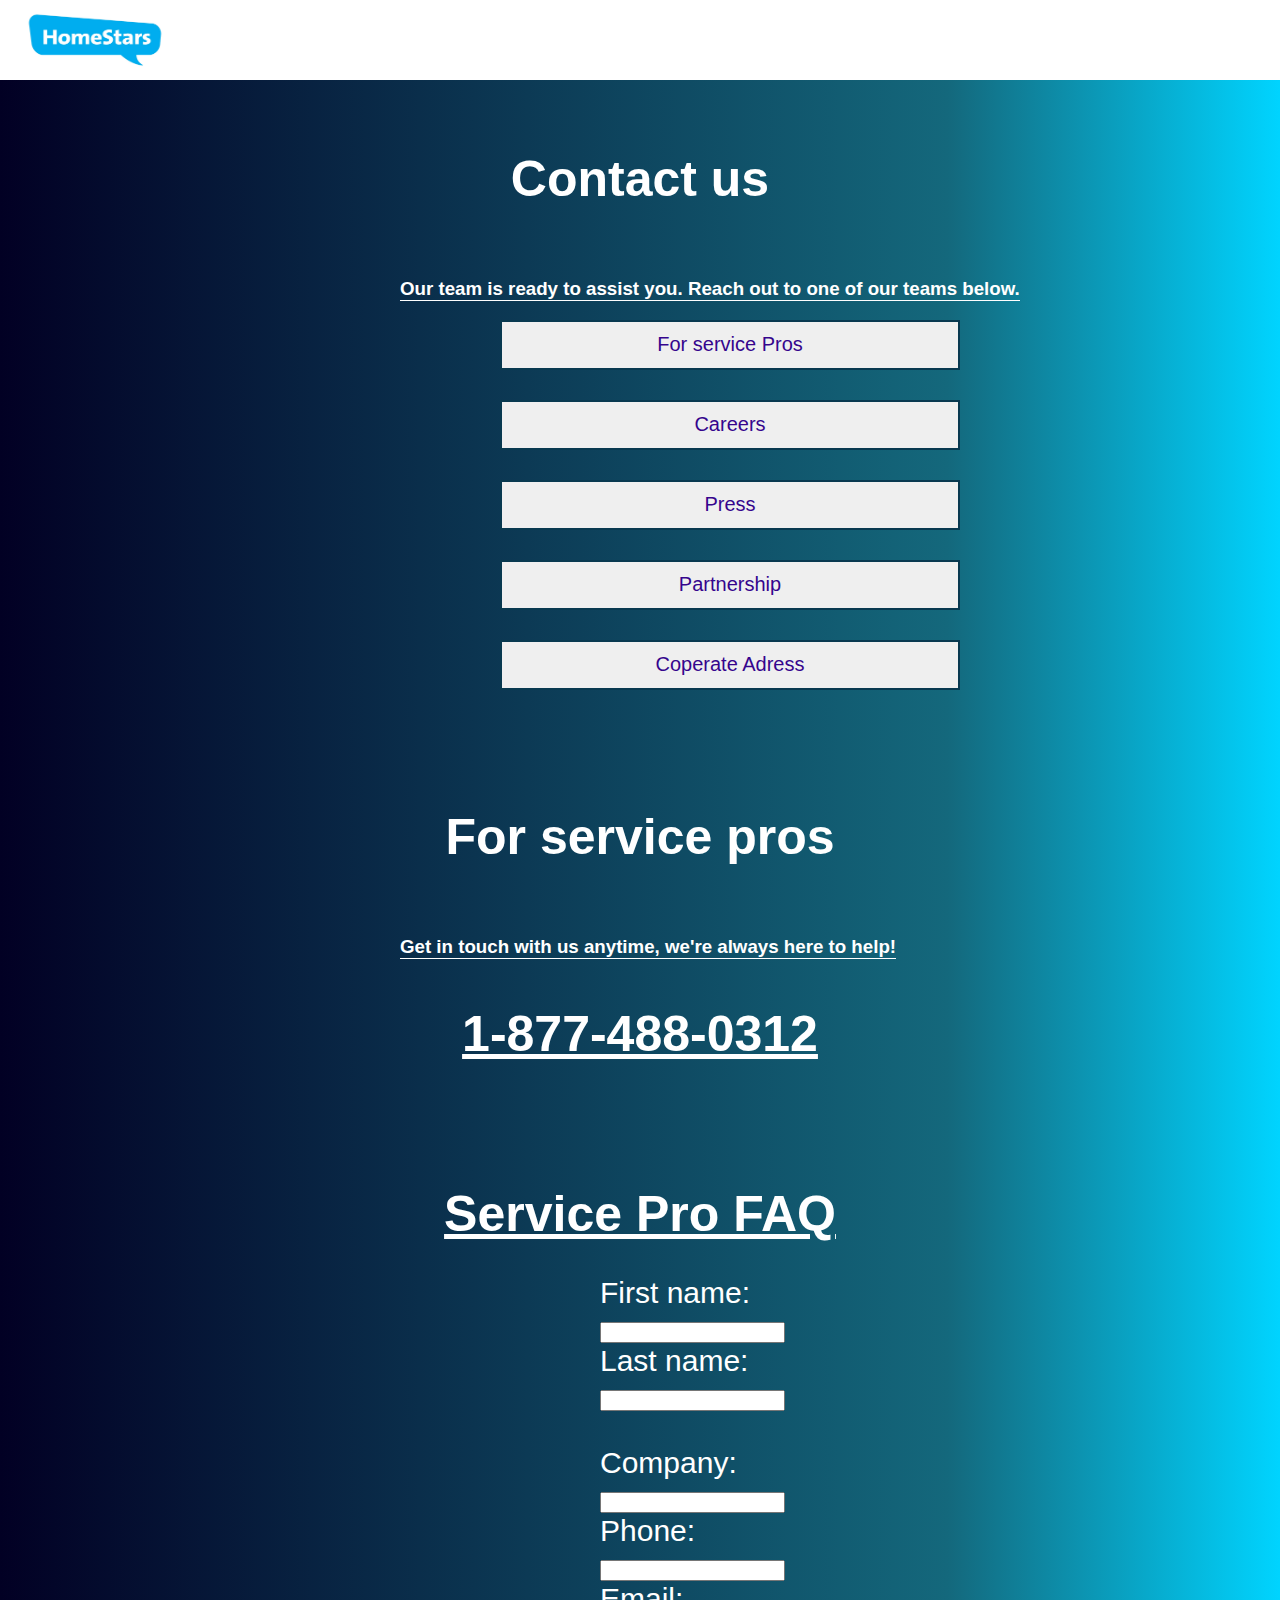
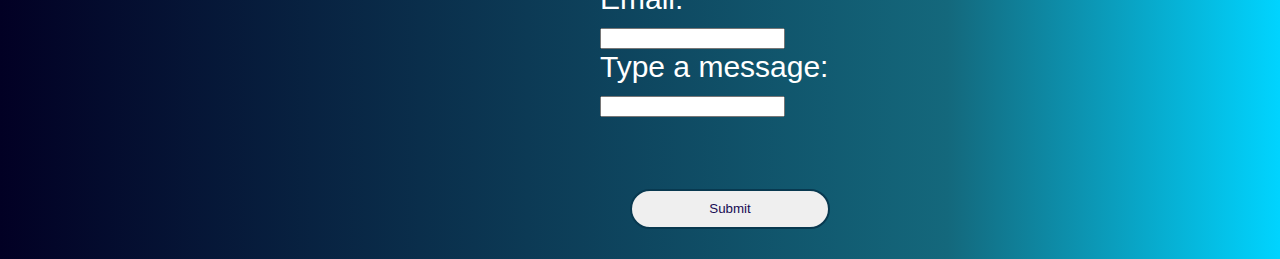
<file: Screens/contact.html>
<!DOCTYPE html>
<html>
    <head>
        <meta charset="UTF-8">
        <link rel="stylesheet" href="../style.css">
        <title>Contact Us</title>
        <link rel="stylesheet" href="https://cdnjs.cloudflare.com/ajax/libs/font-awesome/4.7.0/css/font-awesome.min.css">

    </head>


    <body>
        <div class="mn">
            <nav class="navi">
                <img src="../lo.jpeg">
            </nav>
            <h1>Contact us</h1><br>
            <h3>
                Our team is ready to assist you. Reach out to one of our teams below.</h3><br><br><br>
                <button class="btnorq1"> <a href="" ></a>For service Pros</button><br>
                <button class="btnorq1"> Careers</button><br>
                <button class="btnorq1"> Press</button><br>
                <button class="btnorq1"> Partnership</button><br>
                
                <button class="btnorq1"> Coperate Adress</button><br>
                <br><h1>For service pros</h1><br>
                <h3>
                    Get in touch with us anytime, we're always here to help!
                </h3><br>
                <h1><a href=""> 1-877-488-0312</a></h1><br>
                <h1><a href="">Service Pro FAQ </a></h1>

            


                <form action="/action_page.php">
                    <label for="fname">First name:</label><br>
                    <input type="text" id="fname" name="fname" value=""><br>
                    <label for="lname">Last name:</label><br>
                    <input type="text" id="lname" name="lname" value=""><br><br>
                    <label for="fcompany">Company:</label><br>
                    <input type="text" id="fname" name="fname" value=""><br>
                    <label for="fcompany">Phone:</label><br>
                    <input type="text" id="fname" name="fname" value=""><br>
                    <label for="fcompany">Email:</label><br>
                    <input type="text" id="fname" name="fname" value=""><br>
                    <label for="fcompany">Type a message:</label><br>
                    <input type="text" id="fname" name="fname" value=""><br><br><br>
                    <button class="btn">Submit</button>
                  </form>         





    
        </div>


    </body>
</html>
</file>
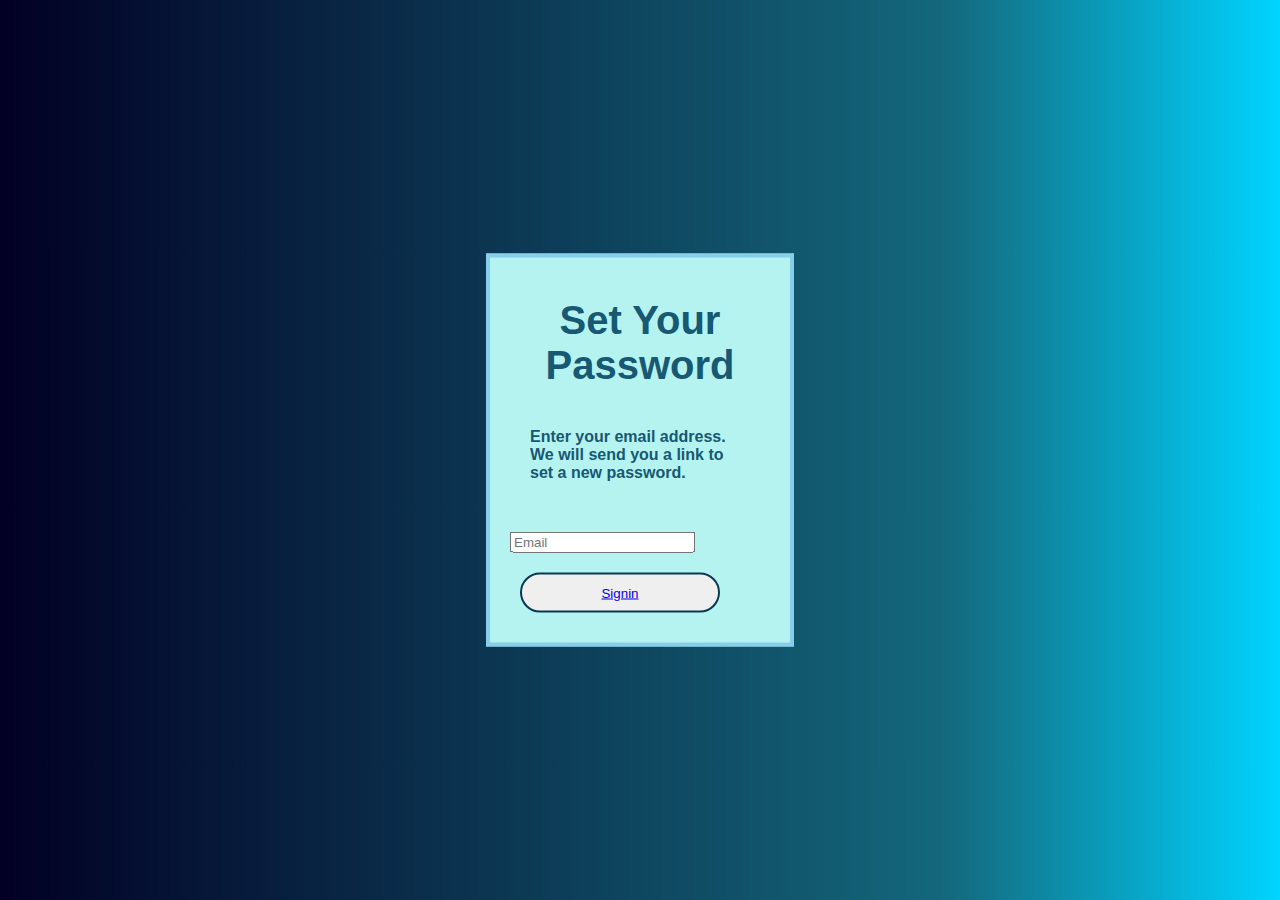
<file: Screens/forgotpass.html>
<!DOCTYPE html>
<html>
    <head>
        <meta charset="UTF-8">
        <link rel="stylesheet" href="../style.css">
        <title>Forgot password</title>
    </head>
    <body>
      <div class="login-box">
        <h1>Set Your Password</h1>
        <h4>Enter your email address. We will send you a link to set a new password. </h4>
        <div class="text-box">
            <input type="text"  placeholder="Email" name="" value="">
            <br>

      </div>
      <button class="btn"><a href="Signin.html">Signin</a>  </button>
           


        
    </body>
</html>
</file>
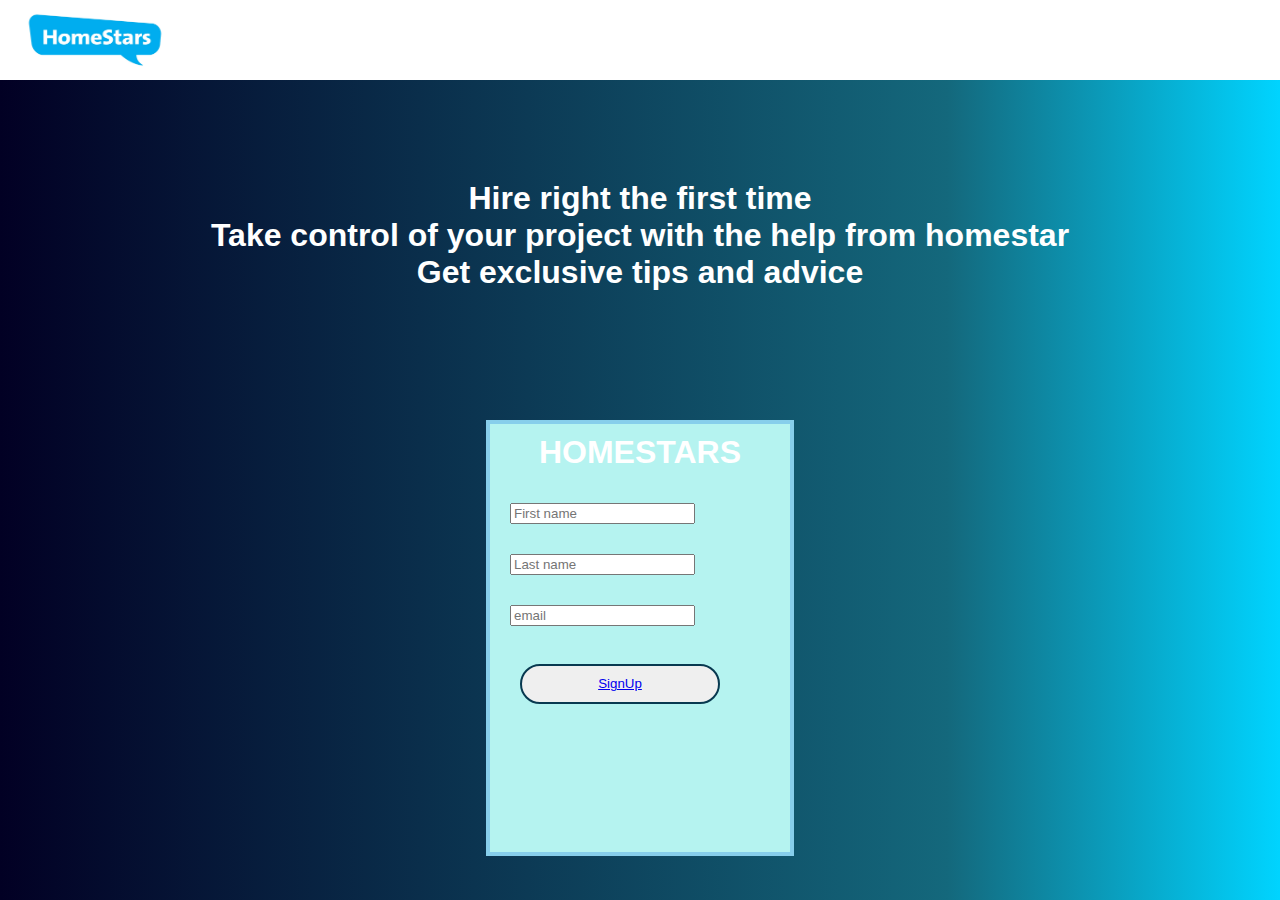
<file: Screens/letter.html>
<!DOCTYPE html>
<html>
    <head>
        <meta charset="UTF-8">
        <link rel="stylesheet" href="../style.css">
        <title>newsletter</title>

    </head>
    <body>
        <div class="broken">
            <nav class="navi">
                <img src="../lo.jpeg">
            </nav>
            <h1>
                Hire right the first time<br>
                Take control of your project with the help from homestar<br>Get exclusive tips and advice
            </h1><br>
            

        </div>
        <div class="loginw-box">
            <h1>HOMESTARS</h1>
            <div class="text-box">
                <input type="text"  placeholder="First name" name="" value="">
    
            </div>
            <div class="text-box">
                <input type="text"  placeholder="Last name " name="" value="">
    
            </div>
            <div class="text-box">
                <input type="text"  placeholder="email " name="" value="">
    
            </div>

                
        
            
           <br>
           <button class="btn"><a href="SignUp.html">SignUp</a>  </button>
           
           <br><br>
           
            

    </body>
</html>
</file>
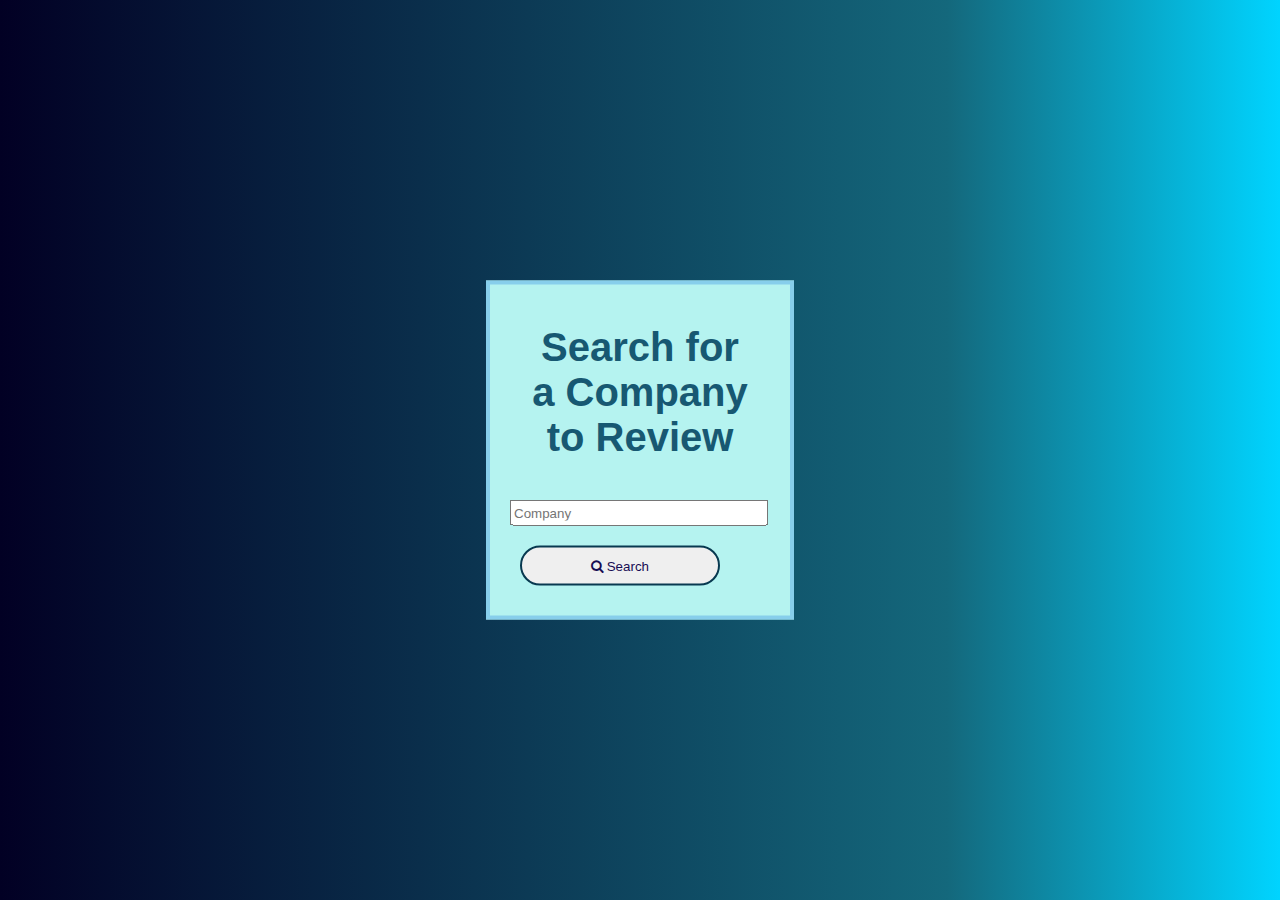
<file: Screens/review.html>
<!DOCTYPE html>
<html>
    <head>
        <meta charset="UTF-8">
        <link rel="stylesheet" href="../style.css">
        <link rel="stylesheet" href="https://cdnjs.cloudflare.com/ajax/libs/font-awesome/4.7.0/css/font-awesome.min.css">
        <title>Review</title>
    </head>
    <body>
      <div class="login-box">
        <h1>Search for a Company to Review</h1>
        <div class="company-box">
            <input type="text"  placeholder="Company" name="" value="">


        </div>
        <button class="btn"><i class="fa fa-search"></i> Search</button>
    
      </div>
         
    </body>
</html>
</file>
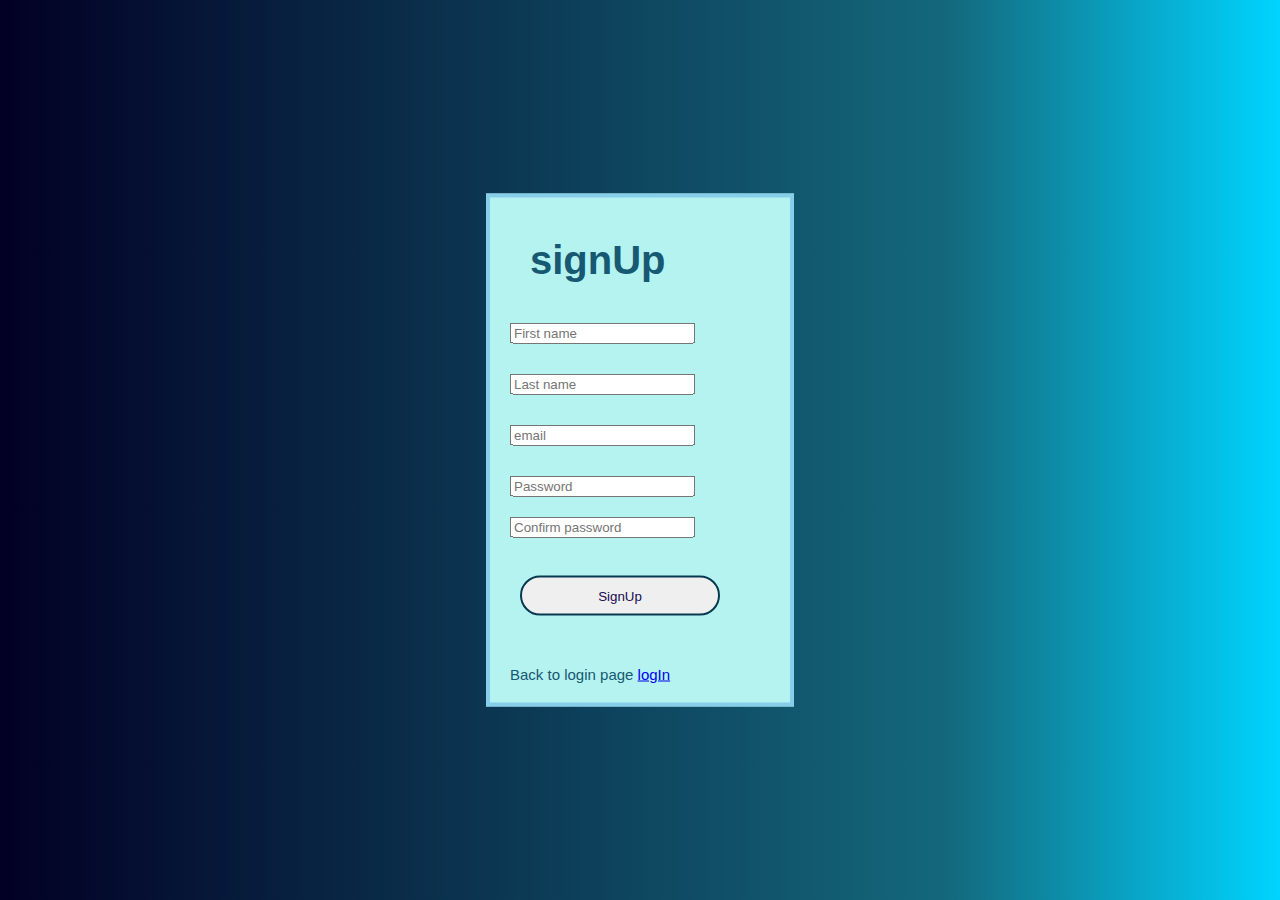
<file: Screens/signup.html>
<!DOCTYPE html>
<html>
    <head>
        <meta charset="UTF-8">
        <link rel="stylesheet" href="../style.css">
        <title>SignUp</title>
    </head>
    <body>
      <div class="login-box">
        <h1>signUp</h1>
        <div class="text-box">
            <input type="text"  placeholder="First name" name="" value="">

        </div>
        <div class="text-box">
            <input type="text"  placeholder="Last name " name="" value="">

        </div>
        <div class="text-box">
            <input type="text"  placeholder="email " name="" value="">

        </div>
        <div class="pass-box">
            <input type="password"  placeholder="Password" name="" value="">
            
    
        </div>
        <div class="pass-box">
            <input type="password"  placeholder="Confirm password" name="" value="">
            
    
        </div>
       <br>
       <button class="btn">SignUp</button>
        
        <div class="member">
        Back to login page <a href="../login.html" >logIn</a>
        </div>
    

      </div>
           


        
    </body>
</html>
</file>
<file: style.css>
@import url('https://fonts.googleapis.com/css?family=Roboto');
body
{  background: rgb(2,0,36);
    background: linear-gradient(90deg, rgba(2,0,36,1) 0%, rgba(20,104,124,1) 74%, rgba(0,212,255,1) 100%);
    height:100vh;
    margin: 0px;
    padding: 0px;
    font-family:sans-serif ;
    

}
.login-box
{
    width: 300px;
    background-color: rgb(181, 243, 240);
    position: absolute;
    top: 50%;
    left: 50%;
    font-family: sans-serif;
    transform: translate(-50%,-50%);
    border: 4px solid skyblue;
     
    
}
.loginw-box
{
    width: 300px;
    padding-bottom: 100px;
    background-color: rgb(181, 243, 240);
    margin: auto;
   
    border: 4px solid skyblue;
     
    
}
.box{
  
    
    border: 4px solid skyblue;

}
.login-box h1
{
    
    float: left;
    font-size: 40px;
    margin: 20px;
    padding: 20px;
    color: rgb(23, 88, 114);
}
.login-box h4{
    
    margin: 20px;
    padding: 20px;
    color: rgb(23, 88, 114);

}
.text-box{
   
    margin: 10px;
    padding: 10px;
    font-size: 15px;
    
  
    
}
.pass-box{

    margin: 20px;
    font-size: 15px;
    color: rgb(23, 88, 114);

   
    
}
.signin input{
   

   margin-left: 40px;
   height:30px;
   background-color:skyblue;
   font-style:sans;
   width:100px;
   margin-bottom: 30px;
   color:rgb(23, 88, 114);
}
.member{
     margin: 20px;
    font-size: 15px;
    color: rgb(23, 88, 114);

}
.signin input{
    margin-left: 20px;
    height:30px;
    background-color:skyblue;
    font-style:sans;
    width:150px;
    margin-bottom: 30px;
    color:rgb(23, 88, 114);

}
.textpass-box input {
    margin-left: 20px;
    width:50px;

}

.btn{
    width:200px;
    height:40px;
    margin-bottom: 30px;
    border-radius: 20px;
    border:2px solid rgb(8, 57, 80);
    margin-left: 30px;
    color:rgb(23, 12, 83);
    
}
.btn:hover{
    background-color: rgb(23, 88, 114);
}
.company-box input{
    width: 250px;
    height: 20px;
    margin-left: 20px;
    margin-bottom: 20px;
    
   
}
.navi{
    background-color: white;
    height:80px;
    width:100%;
    display: flex;
    align-items: center;

}
.navi img{
    float: left;
    margin-left:20px;
    height:80px;
    width:150px;

}
.left{
    float:left;
}
.right{
    float:right;
    margin-left:22%;
}
.left li,.right li{
    list-style: none;
    margin:10px;
    display:inline-block;
    line-height:80px;
}
.left li a,.right li a{
    text-decoration: none;
    color:rgb(23, 88, 114);
    font-size: 20px;
    font-family: 'Roboto',sans-serif;
    font-weight:bold;
}
.main h1{
    color:white;
    text-align: center;
    font-size: 66px;
    margin-left: 150px;
    margin-right: 150px;
    margin-top:100px ;

}
.main h3{

    color:white;
    text-align: center;
}
.login-box h1{
    text-align: center;
}
.inside{
    display: flex;
    float: left;
}
.btno{
    display: flex;
    margin-left: 300px;
    width: 350px;
    height:50px;

}
.btnor{
    display: flex;
    margin-left: 5px;
    width: 350px;
    height:50px;

}
.names h1{
    margin-top: 40px;
}
.names h3{
    margin-left: 200px;
}

.white a{
    margin-left: 100px;
    color: white;
    
}
.names img{
   padding-top: 20px;
    
    
}
.white h2{
    color: white;
    text-align: center;
    font-size: 60px;
}
.btnorq{
    background-color:rgb(23, 88, 114); 
    color: white;
}
.white img{
    margin-left: 100px;
    

}
.dodo img{
    margin-left: 90px;
  
}
.dodo h2{
    color: white;
    text-align: center;
    font-size: 60px;
}
.dodo h4{
    font-size: 20px;
    text-align:center;
    color: white;
}
.dodo h3{
   
        color: white;
        text-align: center;
        margin-left: 100px;
        font-size: 40px;
        
    
}
.btnorq{
    width:100px;
    height:50px;
    margin-bottom: 30px;
    
    border:2px solid rgb(8, 57, 80);
   font-size: 20px;
    color:white;
    
}
.btnorq:hover{
    background-color: rgb(23, 88, 114);
}
.didi a{
    margin-left: 50px;
    color: white;
    
}
.didi img{
    margin-left: 300px;
}
.didi h2{
    color: white;
    text-align: center;
    font-size: 40px;
    border-bottom:2px solid white;

}
.didi h4{
    color: white;
    text-align: center;
    font-size: 20px;
    
}
.didi h3{
    color: white;
    text-align: center;
    font-size:30px;
    
}
.mon  {
    border-bottom: white;
    text-align: left;
    border-bottom:1px solid white;
}
.mon  img{
    margin-left: 440px;
    text-align: center;
}

.dodo h2{
    border-bottom: 2px solid white;
}
.names h1{
    border-bottom: 2px solid white;
}
.white h2{
    border-bottom: 2px solid white;
}
.didi a{
  
    color: white;
    
    
}
.animated h1{
    border-bottom: 2px solid white;

}
.bro h2,h3{
    color: white;
    float: left;
    margin-left: 100px;

}
.bro img{
    margin-left: none;
}
.btnoh{
    width:460px;
    height:50px;
    margin-bottom: 30px;
    
    border:2px solid rgb(8, 57, 80);
   font-size: 20px;
    color:rgb(53, 5, 141);
    
}
.btnoh:hover{
    background-color: rgb(23, 88, 114);
}
.kuch h4,h1{
    margin-top:10px;
    text-align: center;
    color: white;
  
}
.k h1{
    color: white;
    margin-left: 100px;
    text-align: center;
    border-bottom:1px solid white;
}
.k ul a{
    text-align: center;
    margin-left: 400px;
    color: white;
    font-size: 30px;
}
.kk h1{
    color: white;
    margin-left: 100px;
    text-align: center;
    border-bottom:1px solid white;

}
.kk ul a{
    text-align: center;
    margin-left: 400px;
    color: white;
    font-size: 30px;
}
.names h2{
    margin-left: 100px;
    color: white;
    text-align: center;
}
.mn h3{
    margin-left: 400px;
    text-align: center;
    color: white;
    border-bottom: 1px solid white;
}
.mn h1{
    margin-top: 20px;
    padding-top: 50px;
    text-align: center;
    color: white;
    font-size: 50px;
}
.btnorq1{
    width:460px;
    height:50px;
    margin-bottom: 30px;
    margin-left: 500px;
    border:2px solid rgb(8, 57, 80);
   font-size: 20px;
    color:rgb(53, 5, 141);
    
}
.btnorq1:hover{
    background-color: rgb(23, 88, 114);
}
.mn form{
    height: 50px;
    width:400px;
    color: white;
    margin-left: 600px;
    font-size: 30px;
}
.mn a{
    color: white;
}
.broken h1{
    margin-left:550px
    color: white;
    text-align: center;
    padding: 90px;

}
</file>
